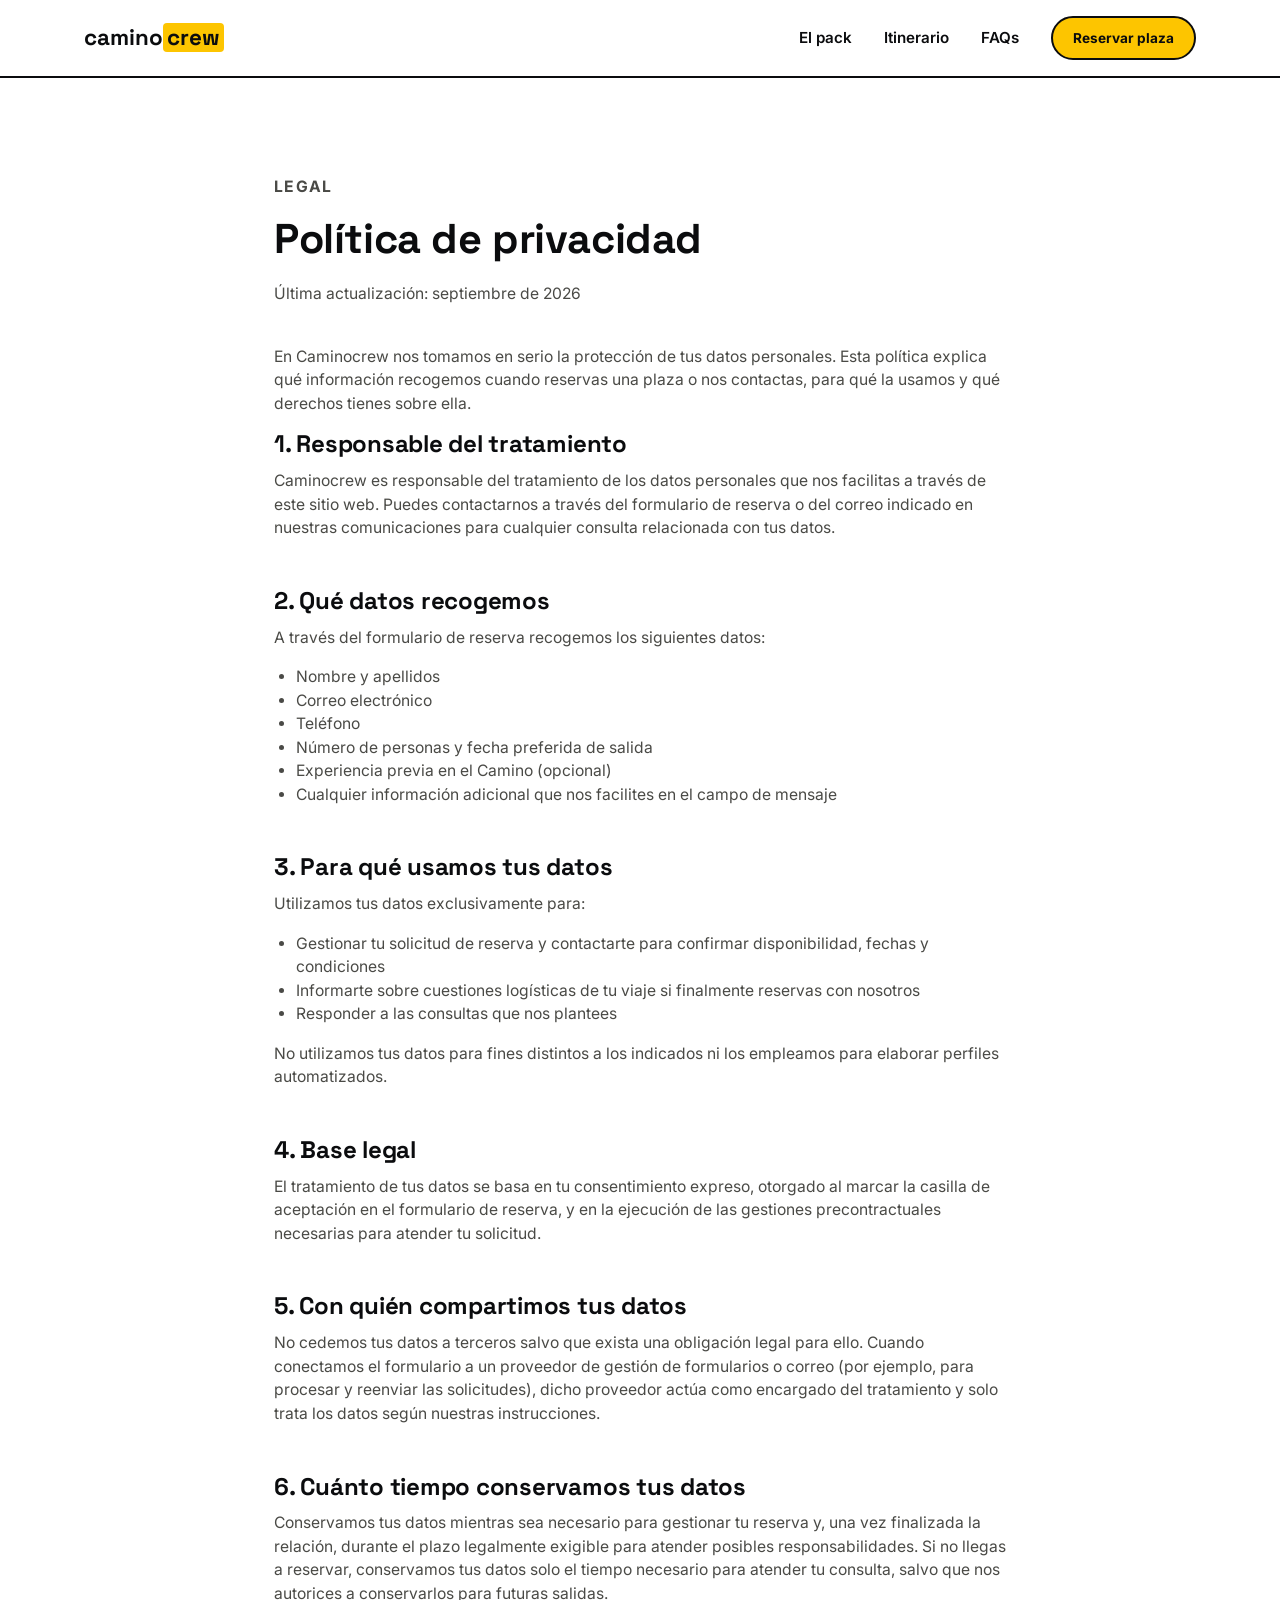
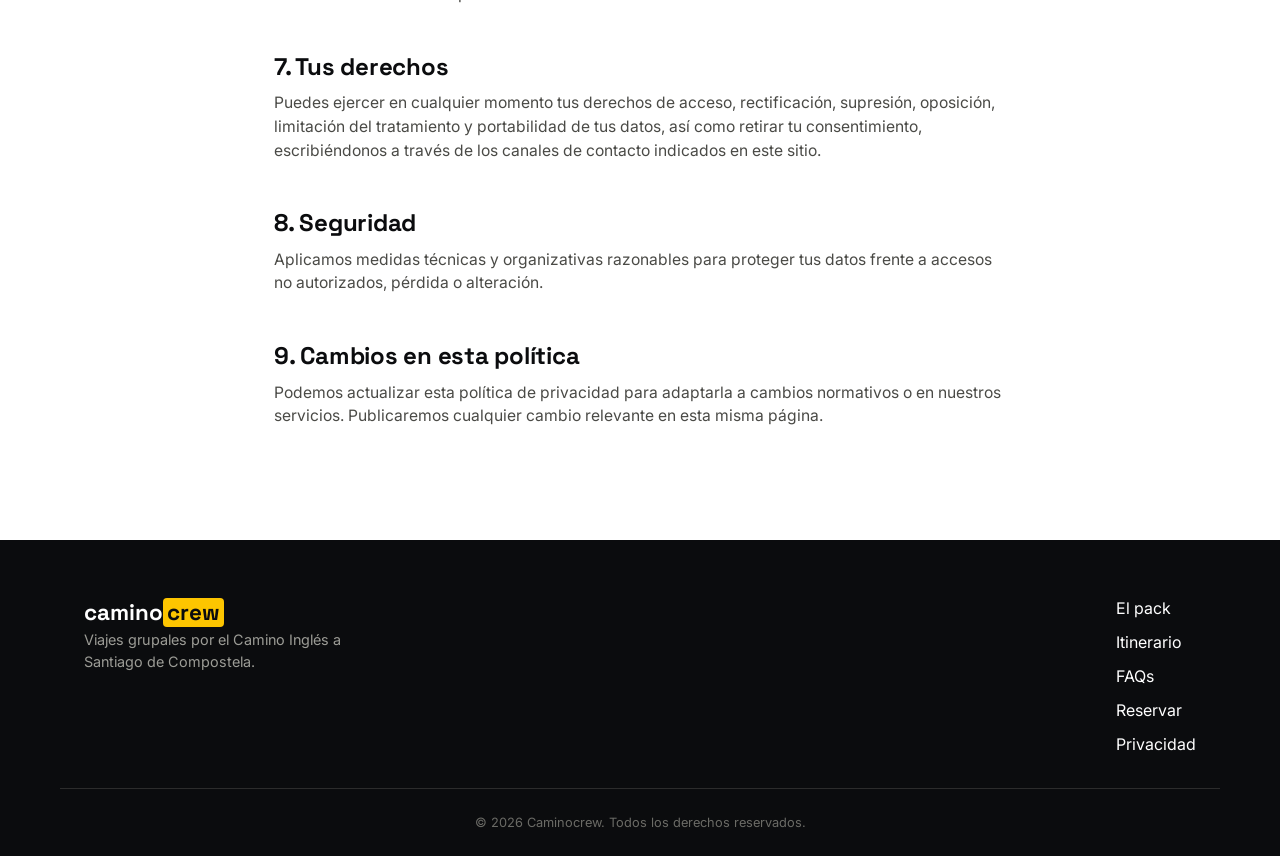
<file: privacidad.html>
<!DOCTYPE html>
<html lang="es">
<head>
<meta charset="UTF-8">
<meta name="viewport" content="width=device-width, initial-scale=1.0">
<title>Política de privacidad · Caminocrew</title>
<meta name="description" content="Política de privacidad de Caminocrew: cómo tratamos los datos que nos facilitas al reservar tu plaza en el Camino Inglés.">
<link rel="icon" href="data:image/svg+xml,<svg xmlns=%22http://www.w3.org/2000/svg%22 viewBox=%220 0 100 100%22><text y=%22.9em%22 font-size=%2290%22>🥾</text></svg>">
<link rel="preconnect" href="https://fonts.googleapis.com">
<link rel="preconnect" href="https://fonts.gstatic.com" crossorigin>
<link href="https://fonts.googleapis.com/css2?family=Space+Grotesk:wght@500;600;700&family=Inter:wght@400;500;600;700&display=swap" rel="stylesheet">
<link rel="stylesheet" href="css/style.css">
<style>
  .legal-wrap { max-width: 780px; }
  .legal-wrap h2 { font-size: 1.5rem; margin-top: 2em; }
  .legal-wrap h2:first-of-type { margin-top: 0; }
  .legal-wrap p, .legal-wrap li { color: var(--ink-soft); font-size: .98rem; }
  .legal-wrap ul { padding-left: 22px; }
  .legal-updated { font-size: .85rem; color: var(--ink-soft); margin-bottom: 2.5em; }
</style>

<!-- Vercel Web Analytics -->
<script>
  window.va = window.va || function () { (window.vaq = window.vaq || []).push(arguments); };
</script>
<script defer src="https://cdn.vercel-insights.com/v1/script.js"></script>
</head>
<body>

<header class="site-header" id="top">
  <div class="wrap header-inner">
    <a href="index.html" class="logo">camino<span>crew</span></a>
    <nav class="main-nav" id="mainNav">
      <a href="index.html#pack">El pack</a>
      <a href="index.html#itinerario">Itinerario</a>
      <a href="index.html#faqs">FAQs</a>
      <a href="index.html#reserva" class="btn btn-small">Reservar plaza</a>
    </nav>
    <button class="nav-toggle" id="navToggle" aria-label="Abrir menú" aria-expanded="false">
      <span></span><span></span><span></span>
    </button>
  </div>
</header>

<main>
  <section class="section">
    <div class="wrap legal-wrap">
      <p class="eyebrow">Legal</p>
      <h1 class="section-title">Política de privacidad</h1>
      <p class="legal-updated">Última actualización: septiembre de 2026</p>

      <p>En Caminocrew nos tomamos en serio la protección de tus datos personales. Esta política explica qué información recogemos cuando reservas una plaza o nos contactas, para qué la usamos y qué derechos tienes sobre ella.</p>

      <h2>1. Responsable del tratamiento</h2>
      <p>Caminocrew es responsable del tratamiento de los datos personales que nos facilitas a través de este sitio web. Puedes contactarnos a través del formulario de reserva o del correo indicado en nuestras comunicaciones para cualquier consulta relacionada con tus datos.</p>

      <h2>2. Qué datos recogemos</h2>
      <p>A través del formulario de reserva recogemos los siguientes datos:</p>
      <ul>
        <li>Nombre y apellidos</li>
        <li>Correo electrónico</li>
        <li>Teléfono</li>
        <li>Número de personas y fecha preferida de salida</li>
        <li>Experiencia previa en el Camino (opcional)</li>
        <li>Cualquier información adicional que nos facilites en el campo de mensaje</li>
      </ul>

      <h2>3. Para qué usamos tus datos</h2>
      <p>Utilizamos tus datos exclusivamente para:</p>
      <ul>
        <li>Gestionar tu solicitud de reserva y contactarte para confirmar disponibilidad, fechas y condiciones</li>
        <li>Informarte sobre cuestiones logísticas de tu viaje si finalmente reservas con nosotros</li>
        <li>Responder a las consultas que nos plantees</li>
      </ul>
      <p>No utilizamos tus datos para fines distintos a los indicados ni los empleamos para elaborar perfiles automatizados.</p>

      <h2>4. Base legal</h2>
      <p>El tratamiento de tus datos se basa en tu consentimiento expreso, otorgado al marcar la casilla de aceptación en el formulario de reserva, y en la ejecución de las gestiones precontractuales necesarias para atender tu solicitud.</p>

      <h2>5. Con quién compartimos tus datos</h2>
      <p>No cedemos tus datos a terceros salvo que exista una obligación legal para ello. Cuando conectamos el formulario a un proveedor de gestión de formularios o correo (por ejemplo, para procesar y reenviar las solicitudes), dicho proveedor actúa como encargado del tratamiento y solo trata los datos según nuestras instrucciones.</p>

      <h2>6. Cuánto tiempo conservamos tus datos</h2>
      <p>Conservamos tus datos mientras sea necesario para gestionar tu reserva y, una vez finalizada la relación, durante el plazo legalmente exigible para atender posibles responsabilidades. Si no llegas a reservar, conservamos tus datos solo el tiempo necesario para atender tu consulta, salvo que nos autorices a conservarlos para futuras salidas.</p>

      <h2>7. Tus derechos</h2>
      <p>Puedes ejercer en cualquier momento tus derechos de acceso, rectificación, supresión, oposición, limitación del tratamiento y portabilidad de tus datos, así como retirar tu consentimiento, escribiéndonos a través de los canales de contacto indicados en este sitio.</p>

      <h2>8. Seguridad</h2>
      <p>Aplicamos medidas técnicas y organizativas razonables para proteger tus datos frente a accesos no autorizados, pérdida o alteración.</p>

      <h2>9. Cambios en esta política</h2>
      <p>Podemos actualizar esta política de privacidad para adaptarla a cambios normativos o en nuestros servicios. Publicaremos cualquier cambio relevante en esta misma página.</p>
    </div>
  </section>
</main>

<footer class="site-footer">
  <div class="wrap footer-inner">
    <div>
      <a href="index.html" class="logo">camino<span>crew</span></a>
      <p>Viajes grupales por el Camino Inglés a Santiago de Compostela.</p>
    </div>
    <div class="footer-links">
      <a href="index.html#pack">El pack</a>
      <a href="index.html#itinerario">Itinerario</a>
      <a href="index.html#faqs">FAQs</a>
      <a href="index.html#reserva">Reservar</a>
      <a href="privacidad.html">Privacidad</a>
    </div>
  </div>
  <p class="footer-legal">© <span id="year"></span> Caminocrew. Todos los derechos reservados.</p>
</footer>

<script src="js/main.js"></script>
</body>
</html>
</file>
<file: css/style.css>
:root {
  --bg: #0b0c0e;
  --bg-alt: #f4f3ee;
  --ink: #0b0c0e;
  --ink-soft: #4a4a46;
  --paper: #ffffff;
  --lime: #fdc500;
  --lime-ink: #0b0c0e;
  --border: #0b0c0e;
  --radius: 18px;
  --max: 1160px;
  font-size: 16px;
}

* { box-sizing: border-box; }

html { scroll-behavior: smooth; }

body {
  margin: 0;
  font-family: 'Inter', system-ui, sans-serif;
  color: var(--ink);
  background: var(--paper);
  line-height: 1.5;
  -webkit-font-smoothing: antialiased;
}

h1, h2, h3, h4 {
  font-family: 'Space Grotesk', 'Inter', system-ui, sans-serif;
  font-weight: 700;
  line-height: 1.08;
  margin: 0 0 .5em;
  letter-spacing: -0.01em;
}

p { margin: 0 0 1em; color: var(--ink-soft); }

a { color: inherit; text-decoration: none; }

.wrap {
  max-width: var(--max);
  margin: 0 auto;
  padding: 0 24px;
}

img { max-width: 100%; display: block; }

/* Buttons */
.btn {
  display: inline-flex;
  align-items: center;
  justify-content: center;
  gap: 8px;
  padding: 16px 28px;
  border-radius: 999px;
  border: 2px solid var(--ink);
  font-weight: 700;
  font-size: .95rem;
  cursor: pointer;
  transition: transform .15s ease, background .15s ease, color .15s ease;
  white-space: nowrap;
}
.btn:hover { transform: translateY(-2px); }
.btn-primary { background: var(--lime); color: var(--lime-ink); }
.btn-ghost { background: transparent; color: var(--ink); }
.btn-small { padding: 10px 20px; font-size: .85rem; background: var(--lime); border-color: var(--ink); }
.btn-block { width: 100%; }

/* Header */
.site-header {
  position: sticky;
  top: 0;
  z-index: 50;
  background: rgba(255, 255, 255, 0.82);
  backdrop-filter: blur(10px) saturate(140%);
  -webkit-backdrop-filter: blur(10px) saturate(140%);
  border-bottom: 2px solid var(--ink);
}
.header-inner {
  display: flex;
  align-items: center;
  justify-content: space-between;
  height: 76px;
}
.logo {
  font-family: 'Space Grotesk', sans-serif;
  font-weight: 700;
  font-size: 1.4rem;
  text-transform: lowercase;
}
.logo span { color: var(--lime-ink); background: var(--lime); padding: 0 4px; border-radius: 4px; }
.main-nav { display: flex; align-items: center; gap: 32px; }
.main-nav a:not(.btn) { font-weight: 600; font-size: .95rem; }
.main-nav a:not(.btn):hover { text-decoration: underline; text-underline-offset: 4px; }
.nav-toggle { display: none; flex-direction: column; gap: 5px; background: none; border: none; cursor: pointer; padding: 8px; }
.nav-toggle span { width: 24px; height: 2px; background: var(--ink); }

/* Hero */
.hero {
  position: relative;
  background: var(--bg);
  color: var(--paper);
  padding: 90px 0 60px;
  border-bottom: 2px solid var(--ink);
  overflow: hidden;
}
.hero-video {
  position: absolute;
  inset: 0;
  width: 100%;
  height: 100%;
  object-fit: cover;
  z-index: 0;
}
.hero-overlay {
  position: absolute;
  inset: 0;
  background: rgba(0, 0, 0, 0.6);
  z-index: 1;
}
.hero-inner { position: relative; z-index: 2; text-align: left; max-width: 760px; }
.eyebrow {
  display: inline-block;
  text-transform: uppercase;
  letter-spacing: .08em;
  font-size: .8rem;
  font-weight: 700;
  color: var(--lime);
  margin-bottom: 18px;
}
.eyebrow-light { color: var(--lime); }
.hero h1 {
  font-size: clamp(2.4rem, 6vw, 4.2rem);
  color: var(--paper);
  margin-bottom: .4em;
}
.accent { color: var(--lime); }
.hero-sub {
  font-size: 1.15rem;
  color: #cfcfc9;
  max-width: 620px;
  margin-bottom: 2em;
}
.hero-cta { display: flex; gap: 16px; flex-wrap: wrap; margin-bottom: 56px; }
.hero .btn-ghost { border-color: var(--paper); color: var(--paper); }
.hero-stats {
  display: grid;
  grid-template-columns: repeat(4, auto);
  gap: 40px;
}
.hero-stats div { display: flex; flex-direction: column; }
.hero-stats strong { font-family: 'Space Grotesk', sans-serif; font-size: 2rem; color: var(--lime); }
.hero-stats span { font-size: .85rem; color: #9c9c96; }

/* Scroll reveal */
.fade-in {
  opacity: 0;
  transform: translateY(28px);
  transition: opacity .7s ease, transform .7s ease;
}
.fade-in.is-visible {
  opacity: 1;
  transform: none;
}
@media (prefers-reduced-motion: reduce) {
  .fade-in {
    opacity: 1;
    transform: none;
    transition: none;
  }
}

/* Sections */
.section { padding: 96px 0; }
.section-alt { background: var(--bg-alt); }
.section-dark { background: var(--bg); color: var(--paper); }
.section-title { font-size: clamp(1.8rem, 4vw, 2.6rem); max-width: 700px; }
.section-title-light { font-size: clamp(1.8rem, 4vw, 2.6rem); max-width: 760px; color: var(--paper); }

/* Value grid */
.value-grid {
  display: grid;
  grid-template-columns: repeat(4, 1fr);
  gap: 20px;
  margin-top: 48px;
}
.value-card {
  border: 2px solid var(--ink);
  border-radius: var(--radius);
  padding: 28px 22px;
  background: var(--paper);
}
.value-num {
  display: inline-block;
  font-family: 'Space Grotesk', sans-serif;
  font-weight: 700;
  color: var(--paper);
  background: var(--ink);
  padding: 4px 10px;
  border-radius: 8px;
  font-size: .85rem;
  margin-bottom: 16px;
}
.value-card h3 { font-size: 1.15rem; }
.value-card p { font-size: .92rem; margin-bottom: 0; }

/* Pack */
.pack-wrap { display: grid; grid-template-columns: 1.3fr 1fr; gap: 56px; align-items: start; }
.pack-lead { font-size: 1.05rem; }
.check-list { list-style: none; padding: 0; margin: 0 0 32px; display: grid; gap: 12px; }
.check-list li { padding-left: 30px; position: relative; font-weight: 500; }
.check-list li::before {
  content: "✓";
  position: absolute; left: 0; top: 0;
  width: 20px; height: 20px;
  background: var(--lime);
  border: 2px solid var(--ink);
  border-radius: 5px;
  display: flex; align-items: center; justify-content: center;
  font-size: .7rem; font-weight: 700;
}
.pack-card {
  background: var(--bg);
  color: var(--paper);
  border-radius: var(--radius);
  border: 2px solid var(--ink);
  padding: 32px;
  position: sticky;
  top: 100px;
}
.pack-tag {
  display: inline-block;
  background: var(--lime);
  color: var(--lime-ink);
  font-weight: 700;
  font-size: .75rem;
  text-transform: uppercase;
  letter-spacing: .05em;
  padding: 5px 12px;
  border-radius: 999px;
  margin-bottom: 16px;
}
.pack-card h3 { color: var(--paper); font-size: 1.5rem; }
.pack-dates { color: #b6b6af; font-size: .9rem; }
.pack-price { margin: 20px 0; padding: 20px 0; border-top: 1px solid #2c2c2c; border-bottom: 1px solid #2c2c2c; }
.price { font-family: 'Space Grotesk', sans-serif; font-size: 2.2rem; font-weight: 700; color: var(--lime); display: block; }
.price-note { font-size: .82rem; color: #9c9c96; }
.pack-mini-list { list-style: none; padding: 0; margin: 0 0 24px; display: grid; gap: 8px; font-size: .92rem; color: #d8d8d2; }

/* Timeline */
.timeline { list-style: none; padding: 0; margin: 48px 0 0; display: grid; gap: 0; border-top: 2px solid var(--ink); }
.timeline li {
  display: grid;
  grid-template-columns: 140px 1fr;
  gap: 24px;
  padding: 28px 0;
  border-bottom: 2px solid var(--ink);
}
.tl-day { font-family: 'Space Grotesk', sans-serif; font-weight: 700; font-size: 1.1rem; }
.tl-body h3 { font-size: 1.2rem; margin-bottom: .3em; }
.tl-body p { margin-bottom: 0; font-size: .95rem; }
.tl-highlight { background: var(--lime); }
.tl-highlight .tl-day, .tl-highlight .tl-body h3 { color: var(--lime-ink); }

/* Das Nest */
.dasnest-wrap { max-width: 820px; }
.dasnest-lead { color: #cfcfc9; font-size: 1.1rem; }
.dasnest-grid { display: grid; grid-template-columns: repeat(3, 1fr); gap: 20px; margin-top: 36px; }
.dasnest-item {
  border: 2px solid #2c2c2c;
  border-radius: var(--radius);
  padding: 24px;
}
.dasnest-item h4 { color: var(--lime); font-size: 1.05rem; }
.dasnest-item p { color: #b6b6af; font-size: .9rem; margin-bottom: 0; }

/* Testimonios */
.testi-grid { display: grid; grid-template-columns: repeat(3, 1fr); gap: 20px; margin-top: 48px; }
.testi-card {
  margin: 0;
  border: 2px solid var(--ink);
  border-radius: var(--radius);
  padding: 26px;
  background: var(--bg-alt);
}
.testi-card p { font-size: 1rem; color: var(--ink); font-style: italic; }
.testi-card cite { font-style: normal; font-weight: 700; font-size: .85rem; }

/* FAQs */
.faqs-wrap { max-width: 820px; }
.faq-list { margin-top: 40px; display: grid; gap: 12px; }
.faq-item { border: 2px solid var(--ink); border-radius: 14px; background: var(--paper); overflow: hidden; }
.faq-question {
  width: 100%;
  text-align: left;
  background: none;
  border: none;
  padding: 20px 22px;
  font-family: 'Space Grotesk', sans-serif;
  font-weight: 600;
  font-size: 1rem;
  cursor: pointer;
  display: flex;
  justify-content: space-between;
  align-items: center;
  gap: 16px;
}
.faq-icon { font-size: 1.3rem; font-weight: 700; flex-shrink: 0; transition: transform .2s ease; }
.faq-item.open .faq-icon { transform: rotate(45deg); }
.faq-answer {
  max-height: 0;
  overflow: hidden;
  transition: max-height .25s ease, padding .25s ease;
  padding: 0 22px;
}
.faq-item.open .faq-answer { max-height: 300px; padding: 0 22px 22px; }
.faq-answer p { margin: 0; font-size: .95rem; }

/* Booking form */
.reserva-wrap { max-width: 780px; }
.reserva-lead { font-size: 1.05rem; margin-bottom: 40px; }
.booking-form {
  border: 2px solid var(--ink);
  border-radius: var(--radius);
  padding: 36px;
  background: var(--bg-alt);
  display: grid;
  gap: 20px;
}
.form-row { display: grid; grid-template-columns: 1fr 1fr; gap: 20px; }
.form-field { display: flex; flex-direction: column; gap: 8px; }
.form-field-full { grid-column: 1 / -1; }
.honeypot-field {
  position: absolute;
  width: 1px;
  height: 1px;
  overflow: hidden;
  opacity: 0;
  pointer-events: none;
  left: -9999px;
}
label { font-weight: 600; font-size: .9rem; }
input, select, textarea {
  font: inherit;
  padding: 13px 14px;
  border-radius: 10px;
  border: 2px solid var(--ink);
  background: var(--paper);
  color: var(--ink);
}
input:focus, select:focus, textarea:focus { outline: 3px solid var(--lime); outline-offset: 0; }
.checkbox-field { display: flex; align-items: flex-start; gap: 10px; font-size: .85rem; font-weight: 500; }
.checkbox-field input { width: 18px; height: 18px; margin-top: 2px; }
.form-note { font-size: .9rem; font-weight: 600; min-height: 1.2em; margin: 0; }
.form-note.success { color: #1d7a3c; }
.form-note.error { color: #c0392b; }

/* Footer */
.site-footer { background: var(--bg); color: var(--paper); padding: 56px 0 24px; }
.footer-inner { display: flex; flex-wrap: wrap; justify-content: space-between; gap: 32px; padding-bottom: 32px; border-bottom: 1px solid #2c2c2c; }
.footer-inner p { color: #9c9c96; font-size: .9rem; max-width: 260px; }
.footer-links { display: flex; flex-direction: column; gap: 10px; }
.footer-links a:hover { color: var(--lime); }
.footer-legal { text-align: center; color: #6b6b66; font-size: .8rem; margin: 24px 0 0; }

/* Responsive */
@media (max-width: 900px) {
  .pack-wrap { grid-template-columns: 1fr; }
  .pack-card { position: static; }
  .value-grid { grid-template-columns: repeat(2, 1fr); }
  .dasnest-grid { grid-template-columns: 1fr; }
  .testi-grid { grid-template-columns: 1fr; }
  .hero-stats { grid-template-columns: repeat(2, auto); row-gap: 24px; }
}

@media (max-width: 720px) {
  .main-nav {
    position: absolute;
    top: 76px; left: 0; right: 0;
    background: rgba(255, 255, 255, 0.92);
    backdrop-filter: blur(10px) saturate(140%);
    -webkit-backdrop-filter: blur(10px) saturate(140%);
    border-bottom: 2px solid var(--ink);
    flex-direction: column;
    align-items: flex-start;
    padding: 20px 24px;
    gap: 18px;
    display: none;
  }
  .main-nav.open { display: flex; }
  .nav-toggle { display: flex; }
  .value-grid { grid-template-columns: 1fr; }
  .timeline li { grid-template-columns: 1fr; gap: 6px; }
  .form-row { grid-template-columns: 1fr; }
  .section { padding: 64px 0; }
}
</file>
